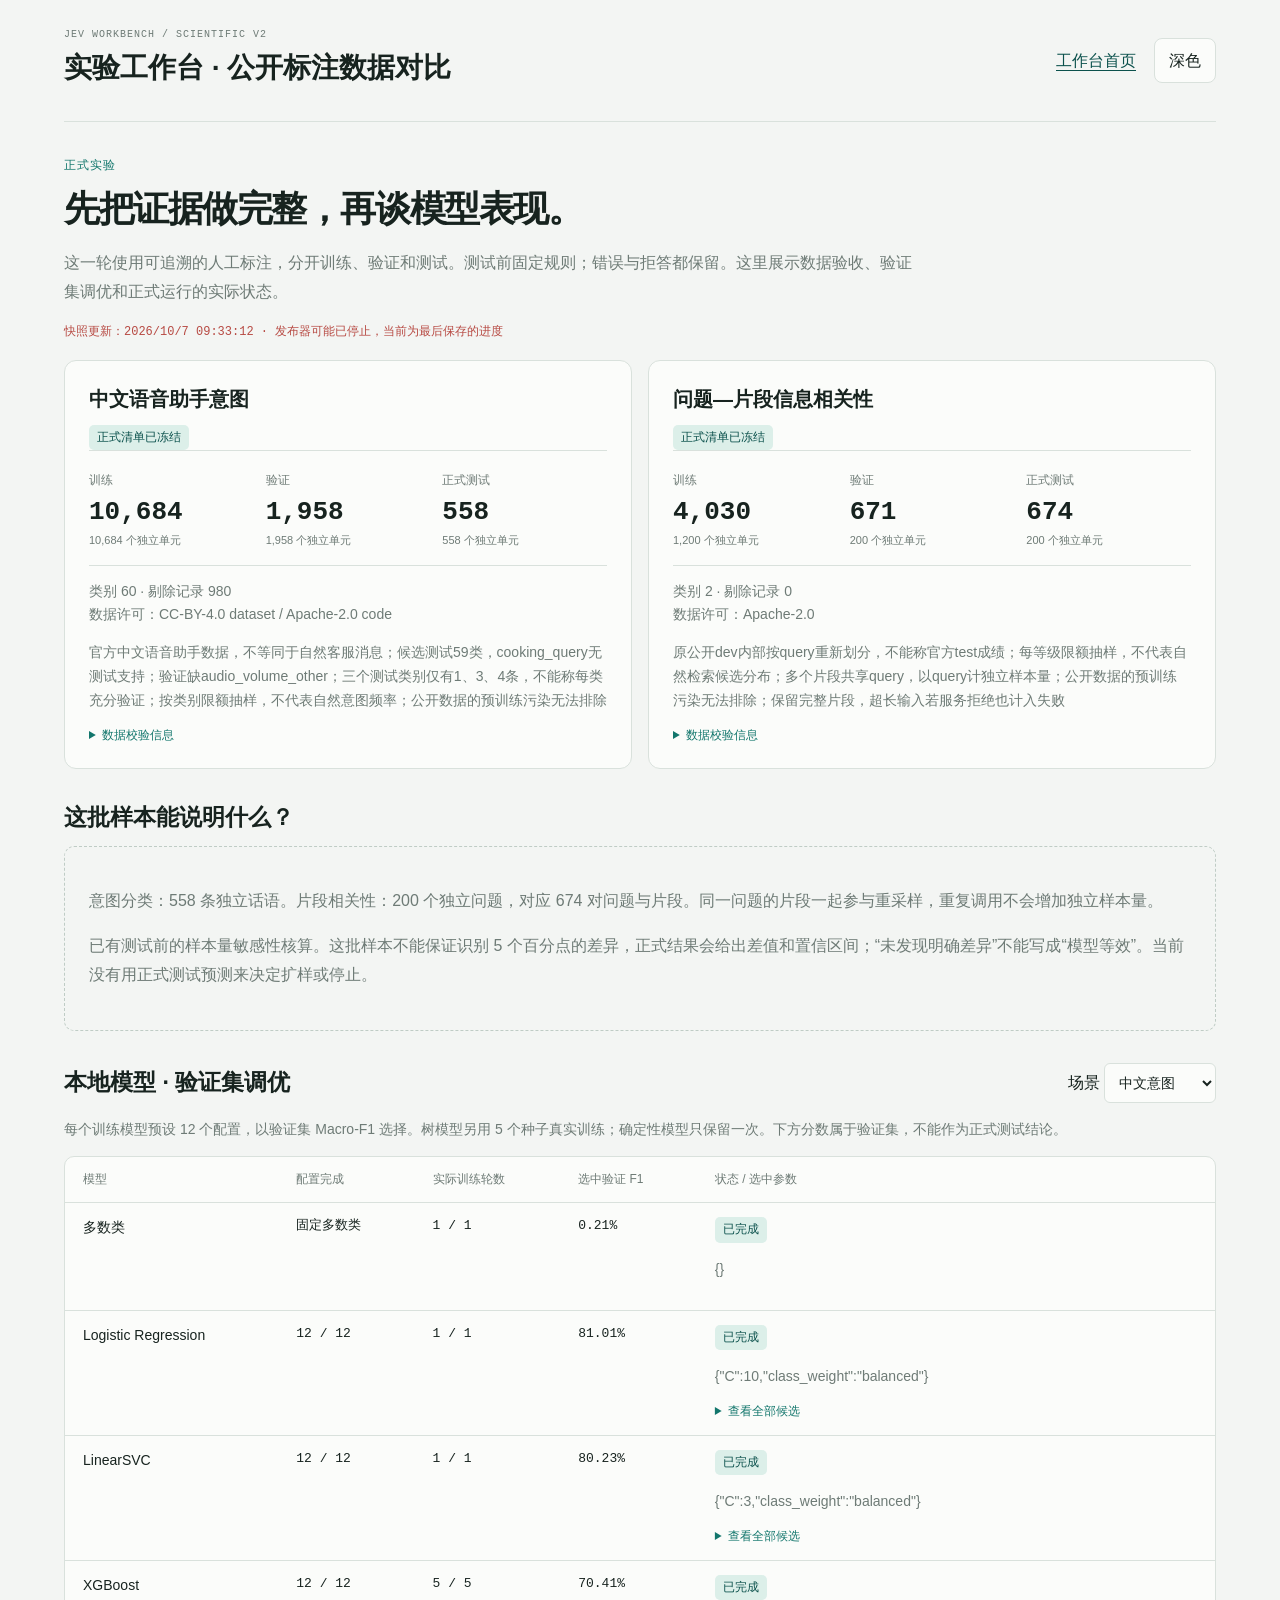
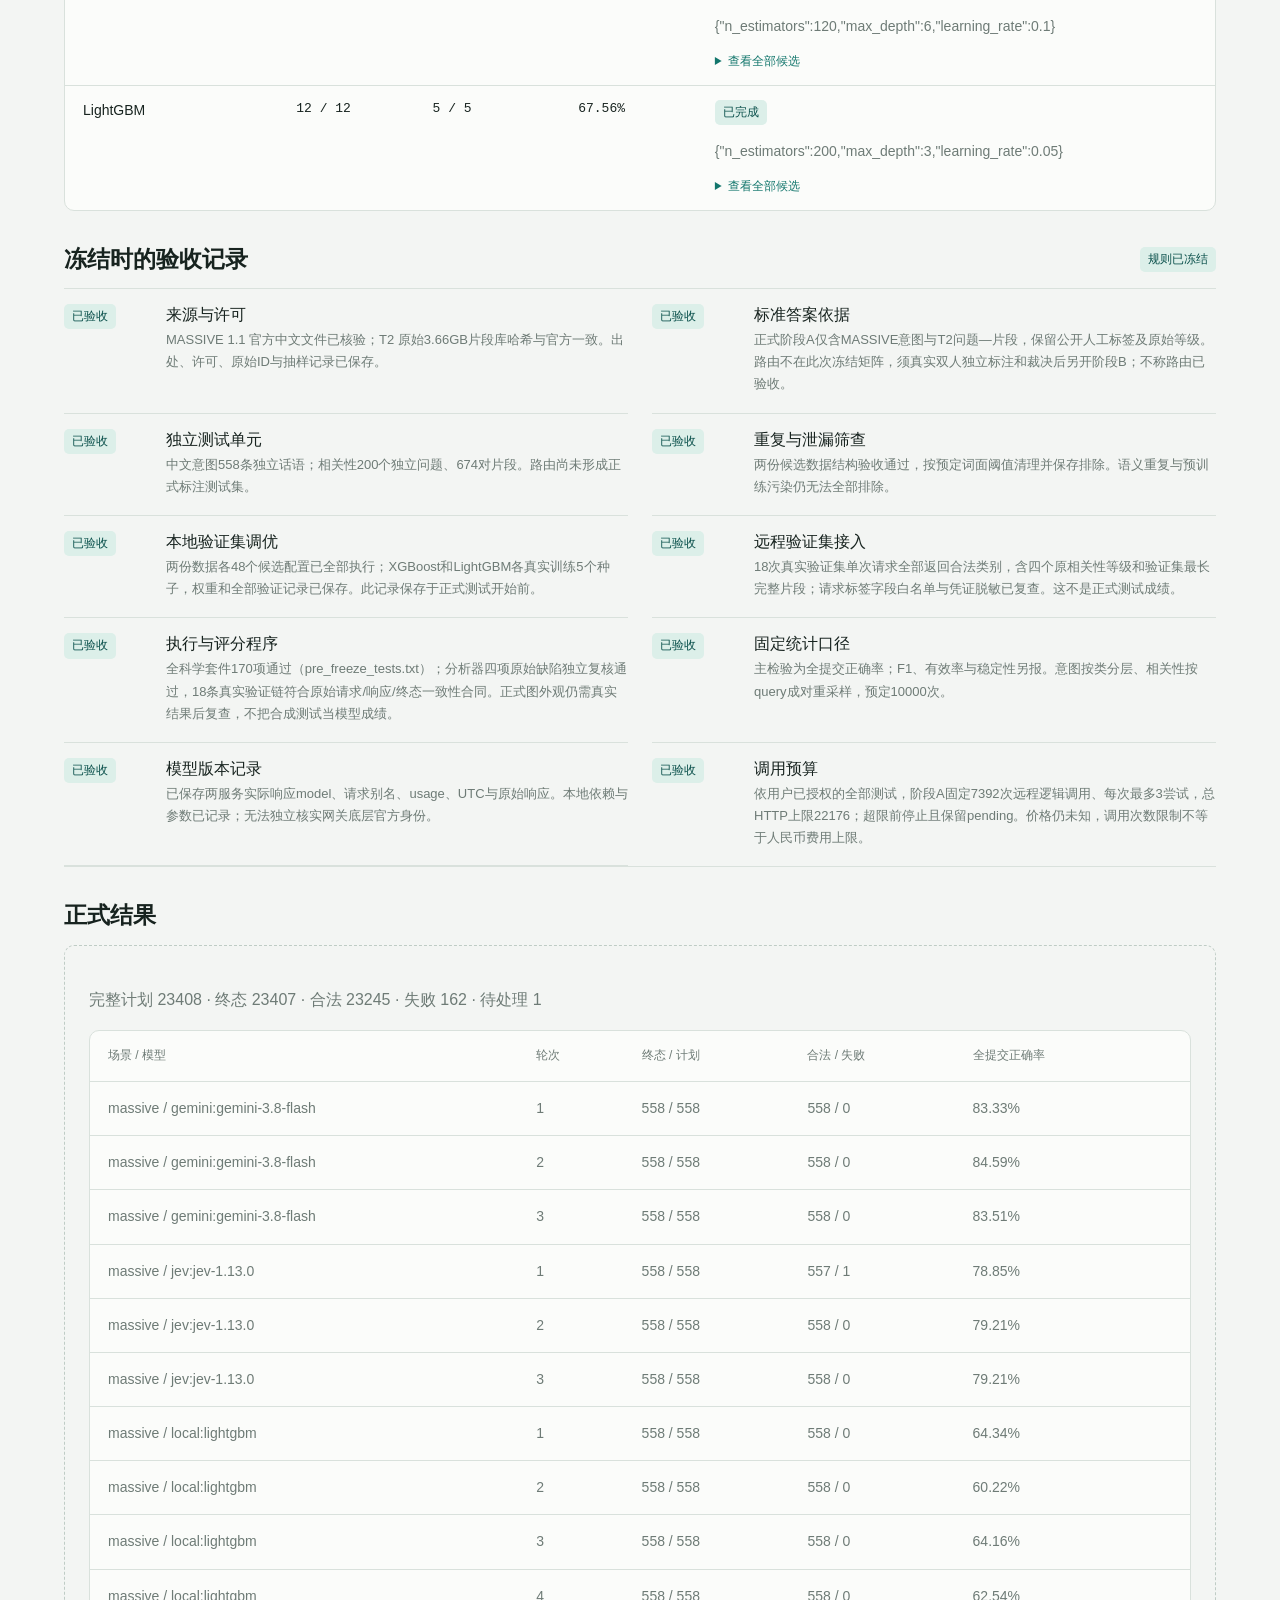
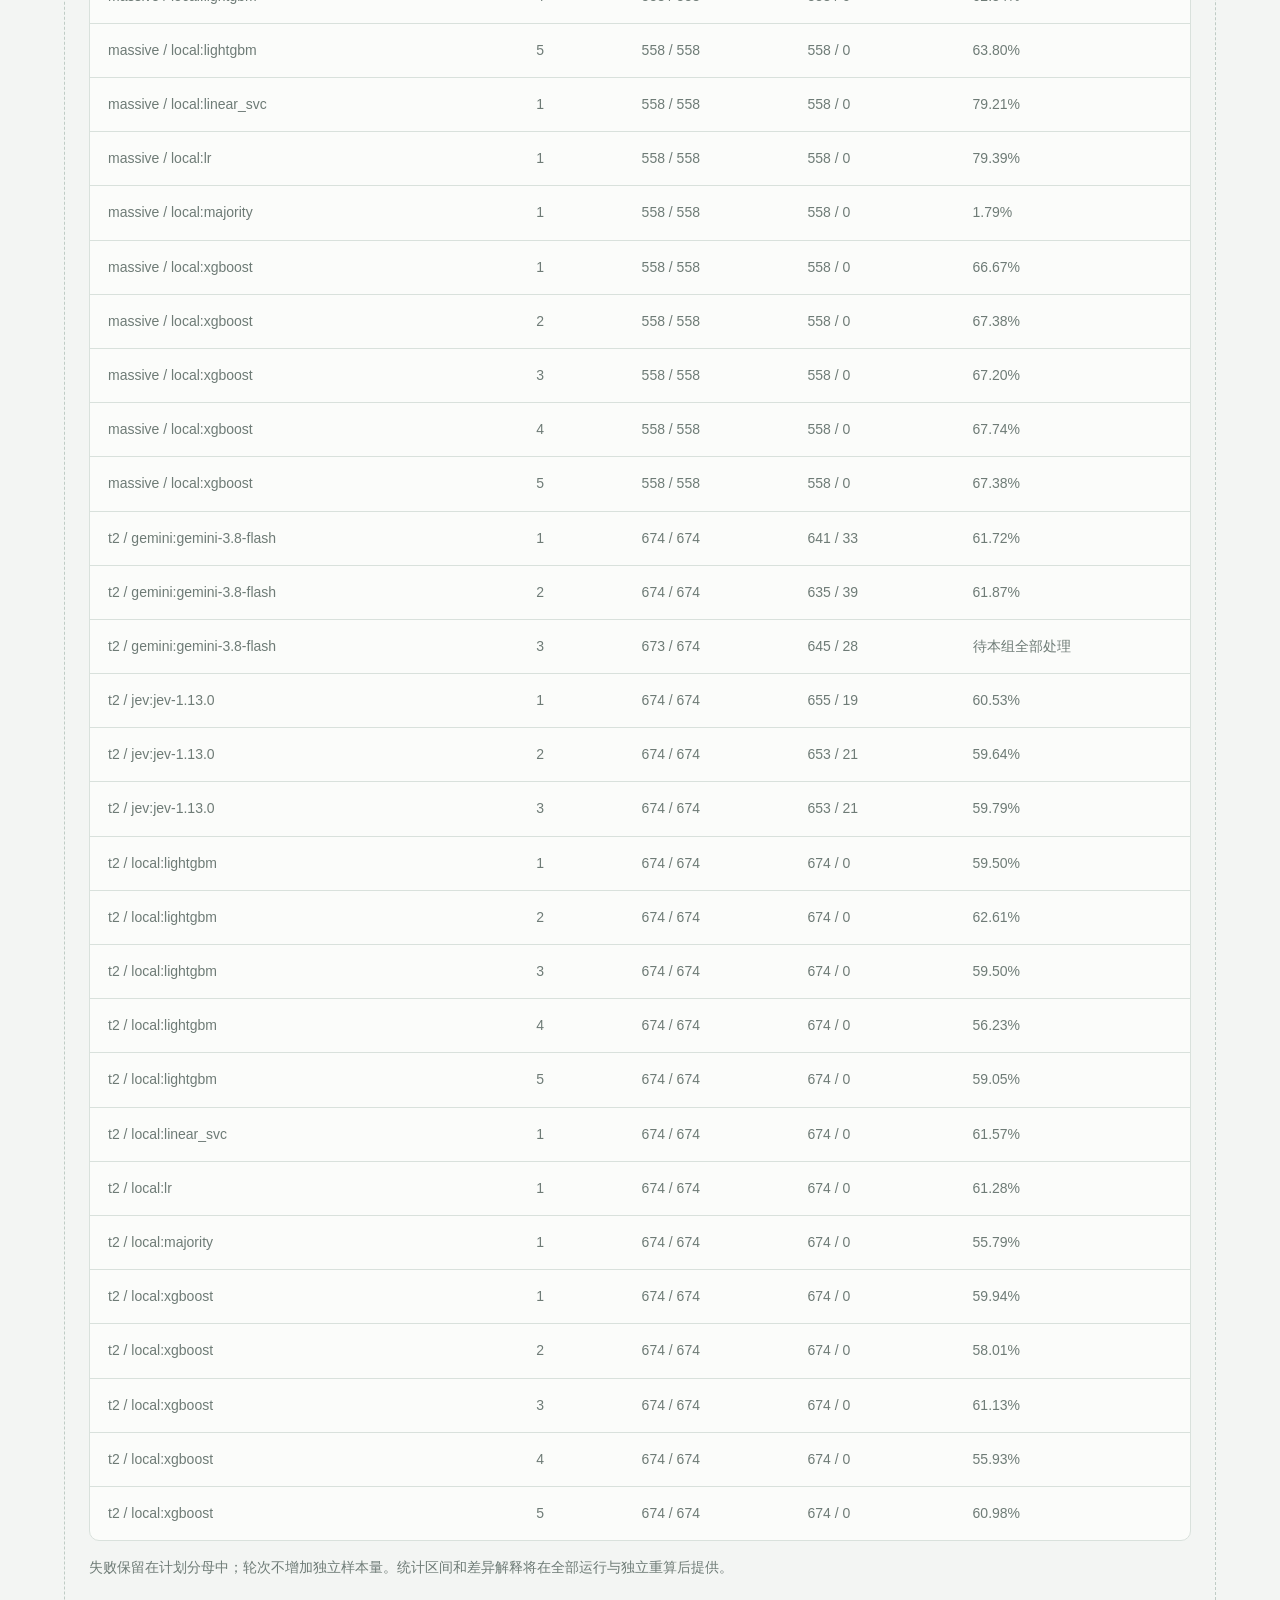
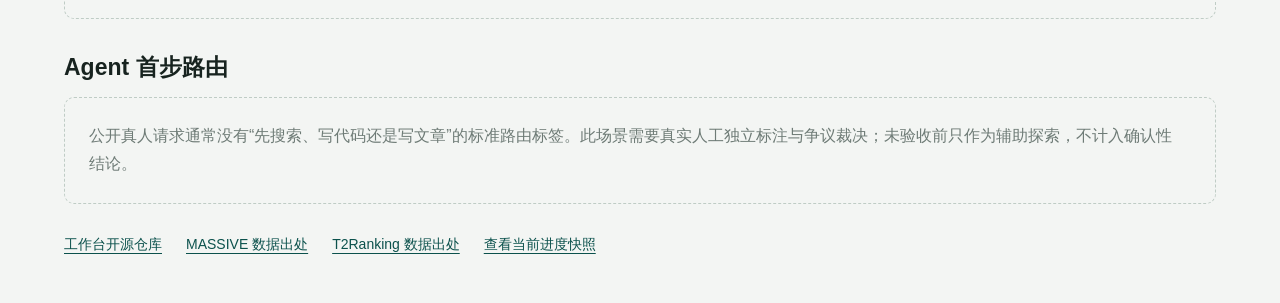
<file: jev_workbench/frontend/scientific.html>
<!doctype html>
<html lang="zh-CN"><head><meta charset="utf-8"><meta name="viewport" content="width=device-width,initial-scale=1"><title>JEV · 严谨重做</title><link rel="stylesheet" href="styles.css">
<style>
body{font-size:16px;text-wrap:pretty}.lab{max-width:1200px;margin:auto;padding:0 24px 48px}.lab-header{display:flex;align-items:center;justify-content:space-between;gap:20px;padding:28px 0;border-bottom:1px solid var(--line)}.lab-header h1{font-size:28px;margin:5px 0}.lab-header nav{display:flex;gap:18px;align-items:center}a{color:var(--teal-deep);text-underline-offset:4px}button{background:var(--surface);border:1px solid var(--line);color:var(--ink);border-radius:8px;padding:10px 14px;min-height:44px}button:hover{border-color:var(--teal)}button:active{background:var(--teal-soft)}.intro{padding:30px 0 20px}.intro h2{font-size:36px;letter-spacing:-.04em;margin:8px 0 14px}.intro p{color:var(--muted);max-width:850px;line-height:1.8;margin:0}.label{font:12px var(--mono);color:var(--teal);letter-spacing:.08em}.stamp{color:var(--muted);font:12px var(--mono);margin-top:16px}.stamp.error{color:var(--danger)}.dataset-grid{display:grid;grid-template-columns:1fr 1fr;gap:16px}.dataset{padding:24px;border:1px solid var(--line);border-radius:12px;background:var(--surface)}.dataset h3{font-size:20px;margin:0 0 10px}.dataset p{color:var(--muted);font-size:14px;line-height:1.7}.split-grid{display:grid;grid-template-columns:repeat(3,1fr);gap:12px;padding:16px 0;border-block:1px solid var(--line)}.split-grid span{font-size:12px;color:var(--muted)}.split-grid strong{display:block;font:600 26px var(--mono);margin:6px 0}.split-grid small{display:block;font-size:11px;color:var(--muted)}.chip{display:inline-block;background:var(--teal-soft);color:var(--teal-deep);padding:4px 8px;border-radius:5px;font-size:12px}.chip.waiting{background:var(--orange-soft);color:var(--orange)}.section{margin-top:32px}.section-head{display:flex;align-items:center;justify-content:space-between;gap:20px;margin-bottom:12px}.section h2{font-size:23px;margin:0}.section-head select{padding:10px;border:1px solid var(--line);border-radius:6px;background:var(--surface);color:var(--ink);font:14px var(--sans)}.caption{font-size:14px;color:var(--muted);line-height:1.8}.table-wrap{border:1px solid var(--line);border-radius:10px;background:var(--surface);overflow-x:auto}table{font-size:14px}th,td{padding:14px 18px}th{font-size:12px}td{vertical-align:top;border-color:var(--line)}td.num{font-size:13px}details{margin-top:8px;white-space:normal;font-size:12px;max-width:360px}summary{cursor:pointer;color:var(--teal)}.candidate{display:flex;justify-content:space-between;gap:12px;padding:6px 0;border-top:1px solid var(--line);font:11px var(--mono)}.gates{display:grid;grid-template-columns:1fr 1fr;gap:0 24px;border-block:1px solid var(--line)}.gate{padding:14px 0;border-bottom:1px solid var(--line);display:grid;grid-template-columns:90px 1fr;gap:12px}.gate:last-child{border-bottom:0}.gate p{font-size:13px;line-height:1.7;color:var(--muted);margin:3px 0}.empty{padding:24px;border:1px dashed var(--line-strong);border-radius:10px;color:var(--muted);line-height:1.8}.track{height:6px;background:var(--line);border-radius:9px;overflow:hidden;margin:8px 0}.track div{height:100%;background:var(--teal)}.bottom{display:flex;gap:24px;flex-wrap:wrap;margin-top:30px;font-size:14px}.night{--canvas:#182320;--surface:#202f29;--surface-strong:#22362f;--ink:#eff6f1;--muted:#acbeb2;--line:#3e5147;--line-strong:#587060;--teal:#76cabb;--teal-deep:#a2e0d4;--teal-soft:#2f5148;--orange:#e7b690;--orange-soft:#513d30;--danger:#edaaa5}@media(max-width:720px){.lab{padding:0 16px 32px}.lab-header{align-items:start}.lab-header nav{flex-wrap:wrap;font-size:13px;gap:10px}.lab-header h1{font-size:21px}.intro h2{font-size:28px}.dataset-grid,.gates{grid-template-columns:1fr}.dataset{padding:20px}.section-head{align-items:start}.split-grid strong{font-size:22px}}
</style></head><body><main class="lab">
<header class="lab-header"><div><p class="eyebrow">JEV WORKBENCH / SCIENTIFIC V2</p><h1>实验工作台 · 公开标注数据对比</h1></div><nav><a href="/">工作台首页</a><button id="theme" type="button">深色</button></nav></header>
<section class="intro"><span class="label" id="phase">读取进度</span><h2>先把证据做完整，再谈模型表现。</h2><p>这一轮使用可追溯的人工标注，分开训练、验证和测试。测试前固定规则；错误与拒答都保留。这里展示数据验收、验证集调优和正式运行的实际状态。</p><div class="stamp" id="stamp" aria-live="polite">正在读取服务端快照…</div></section>
<div class="dataset-grid" id="datasets"></div>
<section class="section"><div class="section-head"><h2>这批样本能说明什么？</h2></div><div class="empty" id="sensitivity">正在核对独立样本与统计范围。</div></section>
<section class="section"><div class="section-head"><h2>本地模型 · 验证集调优</h2><label>场景 <select id="dataset"><option value="massive">中文意图</option><option value="t2">片段相关性</option></select></label></div><p class="caption">每个训练模型预设 12 个配置，以验证集 Macro-F1 选择。树模型另用 5 个种子真实训练；确定性模型只保留一次。下方分数属于验证集，不能作为正式测试结论。</p><div class="table-wrap"><table><thead><tr><th>模型</th><th>配置完成</th><th>实际训练轮数</th><th>选中验证 F1</th><th>状态 / 选中参数</th></tr></thead><tbody id="models"></tbody></table></div></section>
<section class="section"><div class="section-head"><h2 id="gates-title">正式测试前验收</h2><span class="chip waiting" id="freeze">尚未冻结</span></div><div class="gates" id="gates"></div></section>
<section class="section"><div class="section-head"><h2>正式结果</h2></div><div class="empty" id="results">尚未执行正式测试。不会用验证集分数或上一轮结果填补这里。</div></section>
<section class="section"><div class="section-head"><h2>Agent 首步路由</h2></div><div class="empty">公开真人请求通常没有“先搜索、写代码还是写文章”的标准路由标签。此场景需要真实人工独立标注与争议裁决；未验收前只作为辅助探索，不计入确认性结论。</div></section>
<footer class="bottom"><a href="https://github.com/Xinyuan-Gao/jev-workbench" target="_blank" rel="noopener">工作台开源仓库</a><a href="https://github.com/alexa/massive" target="_blank" rel="noopener">MASSIVE 数据出处</a><a href="https://github.com/THUIR/T2Ranking" target="_blank" rel="noopener">T2Ranking 数据出处</a><a href="scientific-status.json" target="_blank">查看当前进度快照</a></footer>
</main><script>
const $=id=>document.getElementById(id);let current=null;const safe=value=>String(value??'').replace(/[&<>"']/g,c=>({'&':'&amp;','<':'&lt;','>':'&gt;','"':'&quot;',"'":'&#39;'}[c]));
const states={waiting:'未开始',fitting_features:'拟合训练特征',tuning:'验证集调优',fitting_repeats:'重复训练',complete:'已完成',failed:'失败'};
function models(){if(!current)return;const choice=$('dataset').value;$('models').innerHTML=current.local_validation.filter(r=>r.dataset===choice).map(r=>`<tr><td>${safe(r.model)}</td><td class="num">${r.candidates_total?r.candidates_done+' / '+r.candidates_total:'固定多数类'}</td><td class="num">${r.repeats_done} / ${r.repeats_total}</td><td class="num">${r.validation_macro_f1==null?'—':(r.validation_macro_f1*100).toFixed(2)+'%'}</td><td><span class="chip ${r.state==='complete'?'':'waiting'}">${safe(states[r.state]||r.state)}</span>${r.params?`<p class="caption">${safe(JSON.stringify(r.params))}</p>`:''}${r.candidates.length?`<details><summary>查看全部候选</summary>${r.candidates.map(c=>`<div class="candidate"><span>#${c.index+1} ${safe(JSON.stringify(c.params))}</span><span>${c.validation_macro_f1==null?safe(c.status):(c.validation_macro_f1*100).toFixed(2)+'%'}</span></div>`).join('')}</details>`:''}</td></tr>`).join('');}
function render(s){current=s;$('phase').textContent=s.phase;$('freeze').textContent=s.frozen?'规则已冻结':'尚未冻结';$('freeze').classList.toggle('waiting',!s.frozen);$('gates-title').textContent=s.frozen?'冻结时的验收记录':'正式测试前验收';const age=(Date.now()-Date.parse(s.updated_at_utc))/1000;$('stamp').textContent='快照更新：'+new Date(s.updated_at_utc).toLocaleString('zh-CN')+(age>20?' · 发布器可能已停止，当前为最后保存的进度':' · 每 5 秒读取一次，刷新页面可恢复');$('stamp').classList.toggle('error',age>20);
const ss=s.sample_scope||{};if(ss.massive&&ss.t2){$('sensitivity').innerHTML=`<p>意图分类：${safe(ss.massive.independent_groups)} 条独立话语。片段相关性：${safe(ss.t2.independent_groups)} 个独立问题，对应 ${safe(ss.t2.test_rows)} 对问题与片段。同一问题的片段一起参与重采样，重复调用不会增加独立样本量。</p><p>已有测试前的样本量敏感性核算。这批样本不能保证识别 5 个百分点的差异，正式结果会给出差值和置信区间；“未发现明确差异”不能写成“模型等效”。当前没有用正式测试预测来决定扩样或停止。</p>`;}
$('datasets').innerHTML=s.datasets.map(d=>`<article class="dataset"><h3>${safe(d.title)}</h3><span class="chip ${d.counts?'':'waiting'}">${safe(s.frozen?'正式清单已冻结':d.state)}</span>${d.counts?`<div class="split-grid">${[['train','训练'],['validation','验证'],['test',s.frozen?'正式测试':'候选测试']].map(([key,name])=>`<div><span>${name}</span><strong>${d.counts[key].records.toLocaleString()}</strong><small>${d.counts[key].groups.toLocaleString()} 个独立单元</small></div>`).join('')}</div><p>类别 ${d.labels} · 剔除记录 ${d.removed_records}<br>数据许可：${safe(d.source.license)}</p><p>${safe((d.limits||[]).join('；'))}</p><details><summary>数据校验信息</summary><p>清单 SHA256：${safe(d.manifest_sha256)}<br>结构验收：${d.structural_ready?'通过':'未通过'}。结构验收不代表全部实验门槛已通过。</p></details>`:d.id==='t2'?`<p>完整原始语料下载与哈希核验后，再按片段 ID 对应人工等级。</p><div class="track"><div style="width:${Math.min(100,100*(s.download.downloaded_bytes||0)/(s.download.total_bytes||1))}%"></div></div><p>${((s.download.downloaded_bytes||0)/1e9).toFixed(2)} / ${((s.download.total_bytes||0)/1e9).toFixed(2)} GB</p>`:'<p>等待可验证的数据记录。</p>'}</article>`).join('');
$('gates').innerHTML=Object.entries(s.readiness.gates||{}).map(([key,g])=>`<div class="gate"><div><span class="chip ${g.passed?'':'waiting'}">${g.passed?'已验收':'待完成'}</span></div><div>${safe(g.title||key)}<p>${safe((g.evidence||'尚未提交证据').replace('未预测正式test。','此记录保存于正式测试开始前。'))}</p></div></div>`).join('')||'<p class="caption">正在收集验收证据。</p>';if(s.formal_results.length){const p=s.formal_progress;$('results').innerHTML=`<p>完整计划 ${p.planned} · 终态 ${p.terminal} · 合法 ${p.valid} · 失败 ${p.failed} · 待处理 ${p.pending}</p><div class="table-wrap"><table><thead><tr><th>场景 / 模型</th><th>轮次</th><th>终态 / 计划</th><th>合法 / 失败</th><th>全提交正确率</th></tr></thead><tbody>${s.formal_results.map(r=>`<tr><td>${safe(r.dataset)} / ${safe(r.model)}</td><td>${r.repeat+1}</td><td>${r.terminal} / ${r.planned}</td><td>${r.valid} / ${r.failed}</td><td>${r.accuracy_all_submissions==null?'待本组全部处理':(r.accuracy_all_submissions*100).toFixed(2)+'%'}</td></tr>`).join('')}</tbody></table></div><p class="caption">失败保留在计划分母中；轮次不增加独立样本量。统计区间和差异解释将在全部运行与独立重算后提供。</p>`;}models();}
async function refresh(){try{const r=await fetch('scientific-status.json?t='+Date.now(),{cache:'no-store'});if(!r.ok)throw Error('HTTP '+r.status);render(await r.json());}catch(e){$('stamp').textContent='无法更新进度：'+e.message+'。保留最后已读取的状态。';$('stamp').classList.add('error');}}
$('dataset').value=localStorage.getItem('scientific-dataset')||'massive';$('dataset').addEventListener('change',()=>{localStorage.setItem('scientific-dataset',$('dataset').value);models();});let dark=localStorage.getItem('scientific-dark')==='true';function theme(){document.body.classList.toggle('night',dark);$('theme').textContent=dark?'浅色':'深色';}theme();$('theme').onclick=()=>{dark=!dark;localStorage.setItem('scientific-dark',dark);theme();};refresh();setInterval(refresh,5000);
</script></body></html>
</file>
<file: jev_workbench/frontend/styles.css>
:root {
  --canvas: #f3f5f3;
  --surface: #fbfcfa;
  --surface-strong: #ffffff;
  --ink: #17231f;
  --muted: #6e7b76;
  --faint: #a7b3ae;
  --line: #d9e1dc;
  --line-strong: #bfccc5;
  --teal: #12766c;
  --teal-deep: #0b514c;
  --teal-soft: #dcefe9;
  --orange: #cb6b36;
  --orange-soft: #fae8dc;
  --yellow: #f4c861;
  --danger: #b74a43;
  --mono: "IBM Plex Mono", "SFMono-Regular", Consolas, monospace;
  --sans: "IBM Plex Sans", "Noto Sans SC", "PingFang SC", sans-serif;
  --radius: 12px;
  --shadow: 0 10px 30px rgba(26, 52, 43, .06);
}

* { box-sizing: border-box; }
html { background: var(--canvas); }
body { margin: 0; color: var(--ink); background: var(--canvas); font-family: var(--sans); font-size: 14px; line-height: 1.45; }
button, select, input { font: inherit; }
button { cursor: pointer; }
button:focus-visible, select:focus-visible, input:focus-visible { outline: 2px solid var(--teal); outline-offset: 2px; }
.app-shell { min-height: 100vh; max-width: 1800px; margin: 0 auto; padding: 0 26px; }
.topbar { min-height: 80px; display: flex; align-items: center; justify-content: space-between; border-bottom: 1px solid var(--line); }
.brand-lockup { display: flex; gap: 13px; align-items: center; }
.brand-lockup h1 { margin: 1px 0 0; font-size: 21px; letter-spacing: -.04em; }
.brand-mark { width: 31px; height: 31px; display: flex; gap: 3px; align-items: end; padding: 6px; border: 1px solid var(--teal); border-radius: 8px; background: var(--teal); }
.brand-mark span { display: block; flex: 1; border-radius: 2px 2px 1px 1px; background: #e9f5ee; }
.brand-mark span:nth-child(1) { height: 10px; opacity: .68; }.brand-mark span:nth-child(2) { height: 16px; }.brand-mark span:nth-child(3) { height: 8px; opacity: .84; }
.eyebrow { margin: 0; color: var(--muted); font-family: var(--mono); font-size: 10px; letter-spacing: .1em; }
.topbar-meta { display: flex; align-items: center; gap: 8px; color: var(--muted); font-size: 12px; }
.connection-dot { display: inline-block; width: 7px; height: 7px; border-radius: 50%; background: var(--faint); }
.connection-dot.connected { background: var(--teal); box-shadow: 0 0 0 3px var(--teal-soft); }
.connection-dot.error { background: var(--danger); box-shadow: 0 0 0 3px var(--orange-soft); }
.divider { width: 1px; height: 14px; margin: 0 5px; background: var(--line); }
.mono { font-family: var(--mono); }
.workspace { display: grid; grid-template-columns: 225px minmax(500px, 1fr) 290px; gap: 20px; padding: 22px 0 28px; align-items: start; }
.panel { border: 1px solid var(--line); border-radius: var(--radius); background: var(--surface); box-shadow: var(--shadow); }
.panel-lite { border: 1px solid var(--line); border-radius: 10px; background: rgba(255,255,255,.55); }
.sidebar { min-height: 660px; display: flex; flex-direction: column; padding: 18px 13px 13px; }
.panel-heading { display: flex; justify-content: space-between; align-items: flex-start; gap: 12px; padding: 0 4px; }
.panel-heading h2, .panel-heading h3 { margin: 4px 0 0; letter-spacing: -.025em; }
.panel-heading h2 { font-size: 16px; }.panel-heading h3 { font-size: 14px; }
.panel-heading.compact { align-items: center; }
.icon-button { border: 0; border-radius: 7px; padding: 4px 7px; color: var(--muted); background: transparent; font-size: 19px; line-height: 1; }
.icon-button:hover { color: var(--teal-deep); background: var(--teal-soft); }
.experiment-list { display: grid; gap: 6px; margin-top: 19px; }
.experiment-item { display: block; width: 100%; padding: 12px 11px; border: 1px solid transparent; border-radius: 9px; background: transparent; text-align: left; color: var(--ink); transition: border .15s ease, background .15s ease; }
.experiment-item:hover { background: #f2f7f3; }.experiment-item.active { border-color: #afd2c7; background: var(--teal-soft); }
.experiment-item .item-code { color: var(--muted); font: 10px var(--mono); letter-spacing: .04em; }.experiment-item .item-title { margin-top: 4px; font-weight: 600; font-size: 13px; }.experiment-item .item-meta { margin-top: 7px; color: var(--muted); font-size: 11px; }
.item-state { display: inline-flex; align-items: center; gap: 4px; margin-top: 9px; color: var(--muted); font-size: 10px; }.item-state::before { content: ""; width: 5px; height: 5px; border-radius: 50%; background: var(--faint); }.item-state.ready::before { background: var(--teal); }
.sidebar-footer { display: flex; gap: 8px; align-items: flex-start; margin: auto 4px 0; padding-top: 14px; border-top: 1px solid var(--line); color: var(--muted); font-size: 11px; }
.status-square { display: inline-block; width: 8px; height: 8px; flex: 0 0 8px; margin-top: 4px; border: 1px solid var(--teal); background: var(--teal-soft); }
.main-column { min-width: 0; }
.hero-row { display: flex; justify-content: space-between; align-items: flex-end; gap: 22px; min-height: 94px; padding: 2px 1px 17px; }
.hero-row h2 { margin: 6px 0 5px; font-size: clamp(23px, 2.3vw, 31px); letter-spacing: -.05em; line-height: 1.05; }
.muted { margin: 0; color: var(--muted); }.hero-row .muted { max-width: 620px; font-size: 13px; }
.hero-actions { display: flex; align-items: center; gap: 8px; flex-shrink: 0; }
.button { min-height: 35px; padding: 0 13px; border: 1px solid var(--line-strong); border-radius: 7px; color: var(--ink); background: var(--surface-strong); font-size: 12px; font-weight: 600; transition: transform .15s ease, border .15s ease, background .15s ease; }.button:hover:not(:disabled) { transform: translateY(-1px); border-color: var(--teal); }.button:active:not(:disabled) { transform: translateY(0); }.button:disabled { cursor: not-allowed; opacity: .42; }
.button-primary { border-color: var(--teal); color: #fff; background: var(--teal); }.button-primary:hover:not(:disabled) { background: var(--teal-deep); }.button-quiet:hover:not(:disabled) { background: var(--teal-soft); }.button-stop { width: 100%; margin-top: 18px; border-color: #e5c7ba; color: var(--danger); background: #fffaf8; }
.metric-grid { display: grid; grid-template-columns: repeat(4, minmax(0, 1fr)); gap: 9px; }.metric-card { min-height: 91px; padding: 13px 14px; border: 1px solid var(--line); border-radius: 10px; background: var(--surface-strong); }.metric-label { display: block; color: var(--muted); font-size: 11px; }.metric-card strong { display: block; margin: 8px 0 1px; font: 600 20px var(--mono); letter-spacing: -.04em; }.metric-card strong small { color: var(--muted); font-size: 12px; }.metric-foot { display: block; overflow: hidden; color: var(--muted); font-size: 10px; text-overflow: ellipsis; white-space: nowrap; }
.progress-block { margin-top: 12px; padding: 10px 13px 13px; }.progress-header { display: flex; justify-content: space-between; margin-bottom: 7px; color: var(--muted); font-size: 11px; }.progress-track { height: 5px; overflow: hidden; border-radius: 99px; background: #e3ebe6; }.progress-value { height: 100%; width: 0; border-radius: inherit; background: var(--teal); transition: width .4s ease; }
.content-grid { display: grid; grid-template-columns: minmax(260px, .88fr) minmax(420px, 1.12fr); gap: 12px; margin-top: 12px; }.chart-panel { min-height: 345px; padding: 15px; }.live-chip, .config-state { padding: 3px 6px; border-radius: 4px; color: var(--muted); background: #edf1ee; font: 10px var(--mono); }.live-chip.active { color: var(--teal-deep); background: var(--teal-soft); }.live-chip.done { color: #835118; background: #f9edcf; }
.event-feed { height: 276px; overflow: auto; margin-top: 13px; padding: 0 5px 0 0; }.event-feed::-webkit-scrollbar { width: 5px; }.event-feed::-webkit-scrollbar-thumb { border-radius: 99px; background: var(--line-strong); }.event-line { display: grid; grid-template-columns: 49px 7px 1fr; gap: 8px; padding: 8px 0; border-bottom: 1px solid #edf1ee; font-size: 11px; }.event-time { color: var(--faint); font: 10px var(--mono); }.event-bullet { width: 7px; height: 7px; margin-top: 5px; border-radius: 50%; background: var(--teal); }.event-line.warn .event-bullet { background: var(--yellow); }.event-line.error .event-bullet { background: var(--danger); }.event-detail { color: var(--muted); }.event-detail strong { display: block; color: var(--ink); font-weight: 500; }.event-empty { padding: 70px 0; text-align: center; color: var(--faint); }
.chart-wrap { position: relative; height: 145px; margin: 11px 0 9px; }.chart-wrap canvas { width: 100% !important; height: 145px !important; }.chart-fallback { position: absolute; inset: 0; display: grid; place-items: center; color: var(--faint); font-size: 11px; pointer-events: none; }.chart-fallback.hidden { display: none; }.table-wrap, .sample-table-wrap { overflow-x: auto; }table { width: 100%; border-collapse: collapse; font-size: 11px; }th { padding: 6px 5px; color: var(--muted); font-size: 10px; font-weight: 500; text-align: left; white-space: nowrap; }td { padding: 8px 5px; border-top: 1px solid #edf1ee; white-space: nowrap; }td.num, .model-name { font-family: var(--mono); }.model-name { color: var(--teal-deep); font-size: 10px; }.empty-cell { padding: 18px 5px; color: var(--faint); text-align: center; }
.sample-panel { margin-top: 12px; padding: 15px; }.select-label { display: flex; align-items: center; gap: 6px; color: var(--muted); font-size: 11px; }.select-label select, .field-label select { border: 1px solid var(--line); border-radius: 6px; padding: 6px 8px; color: var(--ink); background: var(--surface-strong); font-size: 11px; }.sample-table-wrap { margin-top: 11px; }.sample-table-wrap td { max-width: 195px; overflow: hidden; text-overflow: ellipsis; }.sample-table-wrap td:first-child { color: var(--muted); font-family: var(--mono); font-size: 10px; }.sample-error { color: var(--danger); }.sample-ok { color: var(--teal); }.detail-button { padding: 2px 5px; border: 0; color: var(--teal); background: transparent; font-size: 11px; }
.right-rail { display: grid; gap: 12px; }.config-panel, .export-panel { padding: 15px; }.config-panel .panel-heading { margin-bottom: 19px; }.field-label { display: block; margin-top: 14px; color: var(--muted); font-size: 11px; }.field-label select { display: block; width: 100%; margin-top: 5px; }.model-toggles { display: grid; gap: 5px; margin-top: 5px; }.toggle-row { display: flex; align-items: center; gap: 7px; padding: 6px 4px; border-radius: 5px; font-size: 12px; }.toggle-row:hover { background: #f1f5f2; }.toggle-row input { position: absolute; opacity: 0; }.toggle-box { width: 14px; height: 14px; border: 1px solid var(--line-strong); border-radius: 3px; background: var(--surface-strong); }.toggle-row input:checked + .toggle-box { border-color: var(--teal); background: var(--teal); box-shadow: inset 0 0 0 3px var(--surface-strong); }.toggle-row em { margin-left: auto; color: var(--faint); font: 9px var(--mono); font-style: normal; }.range-row { display: flex; gap: 10px; align-items: center; margin-top: 5px; }.range-row input { width: 100%; accent-color: var(--teal); }.range-row output { width: 22px; color: var(--teal-deep); font: 11px var(--mono); }.config-note { display: flex; gap: 8px; margin-top: 17px; padding: 9px; border: 1px solid var(--line); border-radius: 6px; color: var(--muted); font-size: 10px; }.export-panel .muted { margin: 13px 0; font-size: 11px; }.export-actions { display: flex; gap: 7px; }.export-actions .button { flex: 1; }
.footer { display: flex; justify-content: space-between; padding: 0 2px 20px; color: var(--faint); font-size: 10px; }.toast { position: fixed; right: 25px; bottom: 23px; z-index: 10; max-width: 340px; padding: 10px 13px; border: 1px solid var(--line-strong); border-radius: 7px; opacity: 0; color: var(--ink); background: var(--surface-strong); box-shadow: var(--shadow); font-size: 12px; pointer-events: none; transform: translateY(6px); transition: opacity .2s, transform .2s; }.toast.show { opacity: 1; transform: translateY(0); }
@media (max-width: 1250px) { .workspace { grid-template-columns: 205px minmax(460px, 1fr); }.right-rail { grid-column: 2; grid-template-columns: 1fr 1fr; }.content-grid { grid-template-columns: 1fr; }.chart-panel { min-height: 290px; }.event-feed { height: 210px; } }
@media (max-width: 820px) { .app-shell { padding: 0 14px; }.topbar { min-height: 68px; }.topbar-meta { display: none; }.workspace { display: block; padding-top: 14px; }.sidebar { min-height: auto; margin-bottom: 14px; }.experiment-list { grid-template-columns: repeat(3, 1fr); }.sidebar-footer { display: none; }.hero-row { align-items: flex-start; flex-direction: column; gap: 15px; }.hero-actions { width: 100%; }.hero-actions .button { flex: 1; }.metric-grid { grid-template-columns: repeat(2, 1fr); }.right-rail { display: grid; grid-template-columns: 1fr; margin-top: 12px; } }
@media (max-width: 500px) { .experiment-list { grid-template-columns: 1fr; }.experiment-item { padding: 9px 10px; }.metric-card { min-height: 82px; }.metric-card strong { font-size: 17px; }.content-grid { gap: 9px; }.sample-panel, .chart-panel, .config-panel, .export-panel { padding: 12px; }.footer { display: block; }.footer .mono { display: block; margin-top: 5px; } }
@media (prefers-reduced-motion: reduce) { *, *::before, *::after { scroll-behavior: auto !important; transition-duration: .01ms !important; animation-duration: .01ms !important; } }
</file>
